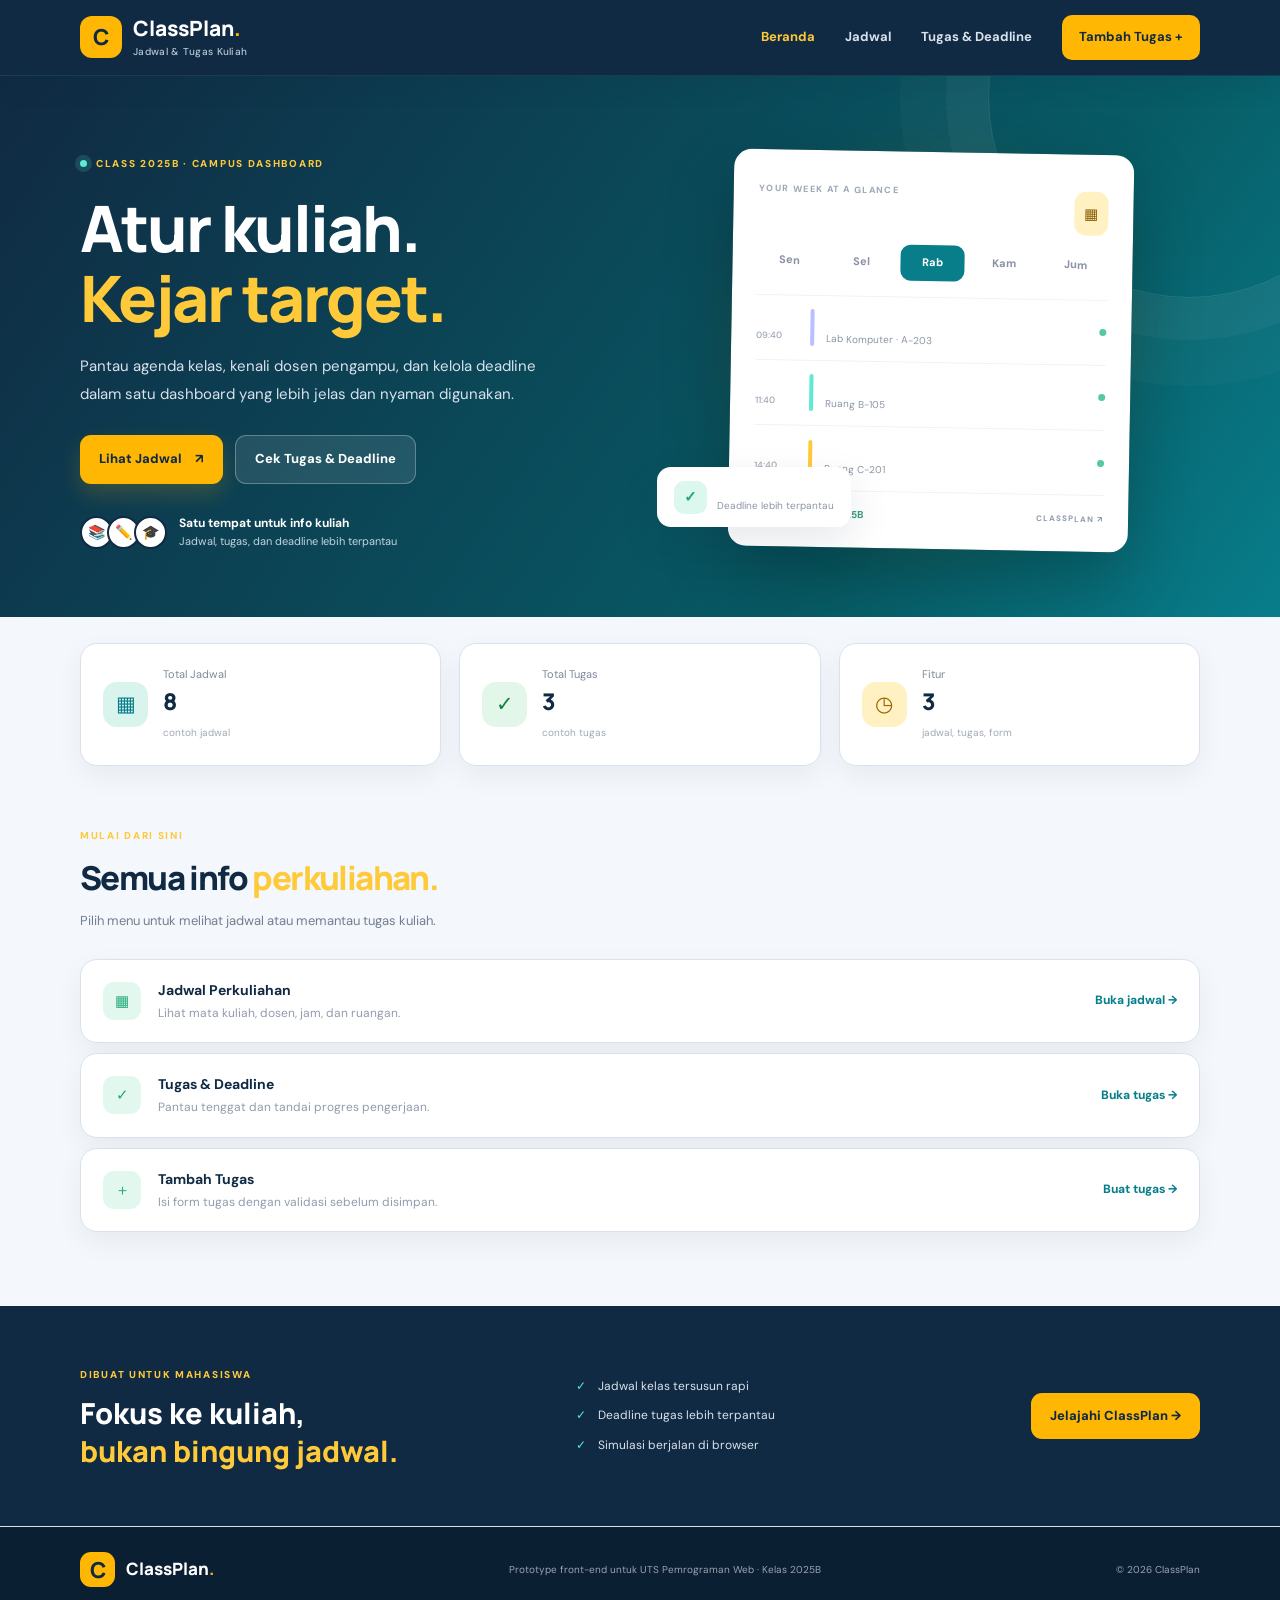
<file: index.html>
<!doctype html>
<html lang="id">
<head>
  <meta charset="utf-8">
  <meta name="viewport" content="width=device-width, initial-scale=1">
  <meta name="description" content="ClassPlan membantu mahasiswa kelas 2025B melihat jadwal, tugas, dan deadline perkuliahan.">
  <title>ClassPlan — Jadwal & Tugas Kuliah</title>
  <link rel="preconnect" href="https://fonts.googleapis.com">
  <link rel="preconnect" href="https://fonts.gstatic.com" crossorigin>
  <link href="https://fonts.googleapis.com/css2?family=DM+Sans:wght@400;500;600;700&family=Manrope:wght@500;600;700;800&display=swap" rel="stylesheet">
  <link rel="stylesheet" href="assets/css/style.css">
</head>
<body>
<header class="site-header">
  <div class="container nav-wrap">
    <a class="brand ajax-link" href="pages/beranda.html" aria-label="ClassPlan beranda"><span class="brand-mark">C</span><span>ClassPlan<span class="brand-dot">.</span><small>Jadwal & Tugas Kuliah</small></span></a>
    <button class="nav-toggle" id="navToggle" aria-label="Buka navigasi" aria-expanded="false">☰</button>
    <nav class="nav-links" id="navLinks">
      <a class="ajax-link active" href="pages/beranda.html">Beranda</a>
      <a class="ajax-link" href="pages/jadwal.html">Jadwal</a>
      <a class="ajax-link" href="pages/tugas.html">Tugas & Deadline</a>
      <a class="ajax-link nav-cta" href="pages/form-tugas.html">Tambah Tugas +</a>
    </nav>
  </div>
</header>
<div id="app-content" aria-live="polite">
  <main class="hero"><div class="container hero-grid"><div class="hero-copy"><span class="eyebrow"><span class="pulse"></span> CLASS 2025B · CAMPUS DASHBOARD</span><h1>Atur kuliah.<br><span>Kejar target.</span></h1><p>Pantau agenda kelas, kenali dosen pengampu, dan kelola deadline dalam satu dashboard yang lebih jelas dan nyaman digunakan.</p><div class="hero-actions"><a class="button button-primary ajax-link" href="pages/jadwal.html">Lihat Jadwal <span>↗</span></a><a class="button button-ghost ajax-link" href="pages/tugas.html">Cek Tugas & Deadline</a></div><div class="hero-proof"><div class="avatar-stack"><span>📚</span><span>✏️</span><span>🎓</span></div><span><strong>Satu tempat untuk info kuliah</strong><small>Jadwal, tugas, dan deadline lebih terpantau</small></span></div></div><div class="hero-visual"><div class="visual-glow"></div><div class="schedule-card"><div class="card-top"><div><span class="mini-label">YOUR WEEK AT A GLANCE</span><h3>Ringkasan Mingguan</h3></div><span class="calendar-icon">▦</span></div><div class="date-strip"><span>Sen</span><span>Sel</span><span class="selected">Rab</span><span>Kam</span><span>Jum</span></div><div class="mini-class"><span class="class-time">08:00<br><small>09:40</small></span><span class="class-color color-lilac"></span><span class="class-info"><strong>Pemrograman Web</strong><small>Lab Komputer · A-203</small></span><span class="class-dot"></span></div><div class="mini-class"><span class="class-time">10:00<br><small>11:40</small></span><span class="class-color color-mint"></span><span class="class-info"><strong>Basis Data</strong><small>Ruang B-105</small></span><span class="class-dot"></span></div><div class="mini-class"><span class="class-time">13:00<br><small>14:40</small></span><span class="class-color color-peach"></span><span class="class-info"><strong>Analisis Sistem</strong><small>Ruang C-201</small></span><span class="class-dot"></span></div><div class="card-bottom"><span class="status-pill"><i></i> Jadwal kelas 2025B</span><span class="week-label">CLASSPLAN ↗</span></div></div><div class="floating-note"><span class="note-icon">✓</span><span><strong>Stay on track!</strong><small>Deadline lebih terpantau</small></span></div></div></div></main>
<section class="container stats-row"><article class="stat-card"><span class="stat-icon icon-blue">▦</span><div><p>Total Jadwal</p><strong id="statJadwal">8</strong><small>contoh jadwal</small></div></article><article class="stat-card"><span class="stat-icon icon-green">✓</span><div><p>Total Tugas</p><strong id="statTugas">3</strong><small>contoh tugas</small></div></article><article class="stat-card"><span class="stat-icon icon-orange">◷</span><div><p>Fitur</p><strong>3</strong><small>jadwal, tugas, form</small></div></article></section>
<section class="container home-content"><div class="section-heading"><div><span class="eyebrow">MULAI DARI SINI</span><h2>Semua info <span>perkuliahan.</span></h2><p>Pilih menu untuk melihat jadwal atau memantau tugas kuliah.</p></div></div><div class="today-list"><article class="today-item"><div class="task-mini-icon">▦</div><div class="today-main"><h3>Jadwal Perkuliahan</h3><p>Lihat mata kuliah, dosen, jam, dan ruangan.</p></div><a class="text-link ajax-link" href="pages/jadwal.html">Buka jadwal →</a></article><article class="today-item"><div class="task-mini-icon">✓</div><div class="today-main"><h3>Tugas & Deadline</h3><p>Pantau tenggat dan tandai progres pengerjaan.</p></div><a class="text-link ajax-link" href="pages/tugas.html">Buka tugas →</a></article><article class="today-item"><div class="task-mini-icon">＋</div><div class="today-main"><h3>Tambah Tugas</h3><p>Isi form tugas dengan validasi sebelum disimpan.</p></div><a class="text-link ajax-link" href="pages/form-tugas.html">Buat tugas →</a></article></div></section>
<section class="feature-band"><div class="container feature-grid"><div><span class="eyebrow">DIBUAT UNTUK MAHASISWA</span><h2>Fokus ke kuliah,<br><span>bukan bingung jadwal.</span></h2></div><div class="feature-points"><p><span>✓</span> Jadwal kelas tersusun rapi</p><p><span>✓</span> Deadline tugas lebih terpantau</p><p><span>✓</span> Simulasi berjalan di browser</p></div><a class="button button-light ajax-link" href="pages/jadwal.html">Jelajahi ClassPlan →</a></div></section>
</div>
<footer class="site-footer"><div class="container footer-inner"><a class="brand footer-brand ajax-link" href="pages/beranda.html"><span class="brand-mark">C</span><span>ClassPlan<span class="brand-dot">.</span></span></a><p>Prototype front-end untuk UTS Pemrograman Web · Kelas 2025B</p><span>© 2026 ClassPlan</span></div></footer>
<script src="https://code.jquery.com/jquery-3.7.1.min.js"></script>
<script src="assets/js/app.js"></script>
</body>
</html>
</file>
<file: assets/css/style.css>
:root{--ink:#17223b;--muted:#718096;--paper:#f7f8f5;--white:#fff;--blue:#4169e1;--blue-dark:#2c4fc1;--line:#e8ebf1;--mint:#dff6ec;--radius:20px;--shadow:0 18px 50px rgba(31,45,75,.08)}*{box-sizing:border-box}html{scroll-behavior:smooth}body{margin:0;background:var(--paper);color:var(--ink);font-family:'DM Sans',sans-serif;font-size:15px;line-height:1.6}a{color:inherit;text-decoration:none}button,input,select{font:inherit}.container{width:min(1120px,calc(100% - 44px));margin-inline:auto}.site-header{height:82px;background:rgba(255,255,255,.9);border-bottom:1px solid #edf0f3;display:flex;align-items:center;position:sticky;top:0;z-index:20;backdrop-filter:blur(12px)}.nav-wrap,.nav-links,.brand{display:flex;align-items:center}.nav-wrap{justify-content:space-between}.brand{gap:11px;font-family:Manrope,sans-serif;font-size:21px;font-weight:800;line-height:1.1}.brand-mark{width:42px;height:42px;border-radius:14px;background:var(--blue);color:white;display:grid;place-items:center;font-size:22px;box-shadow:0 7px 16px #4169e133}.brand-dot{color:var(--blue)}.brand small{display:block;color:#8490a3;font:500 10px 'DM Sans',sans-serif;letter-spacing:.3px;margin-top:5px}.nav-links{gap:30px;color:#677187;font-size:13px;font-weight:700}.nav-links a{transition:.2s}.nav-links a:hover,.nav-links a.active{color:var(--blue)}.nav-links .nav-cta{padding:12px 17px;border-radius:12px;background:#edf1ff;color:var(--blue)}.nav-toggle{display:none;border:0;background:transparent;font-size:25px;color:var(--ink)}.hero{padding:68px 0 48px;background:radial-gradient(ellipse at 80% 30%,#e5ebff 0,transparent 35%),linear-gradient(135deg,#f9faf8,#f3f6ff)}.hero-grid{display:grid;grid-template-columns:1fr 1fr;align-items:center;gap:54px}.eyebrow{display:inline-flex;align-items:center;gap:9px;color:var(--blue);font-size:10px;font-weight:800;letter-spacing:1.7px}.pulse{width:7px;height:7px;border-radius:50%;background:#41bd92;box-shadow:0 0 0 5px #41bd921e}.hero h1,.page-heading h1{font:800 clamp(42px,5.5vw,65px)/1.1 Manrope,sans-serif;letter-spacing:-2.7px;margin:19px 0}.hero h1 span,.section-heading h2 span,.page-heading h1 span,.feature-band h2 span{color:var(--blue)}.hero-copy>p,.page-heading p,.section-heading p{max-width:485px;color:#737e92;line-height:1.85;font-size:15px}.hero-actions{display:flex;gap:12px;flex-wrap:wrap;margin:27px 0 30px}.button{border:0;display:inline-flex;justify-content:center;align-items:center;gap:13px;border-radius:12px;padding:13px 19px;font-size:13px;font-weight:800;cursor:pointer;transition:transform .2s,background .2s}.button:hover{transform:translateY(-2px)}.button-primary{background:var(--blue);color:white;box-shadow:0 9px 20px #4169e12a}.button-primary:hover{background:var(--blue-dark)}.button-ghost{background:white;color:var(--ink);border:1px solid var(--line)}.button-light{background:white;color:var(--blue)}.hero-proof{display:flex;align-items:center;gap:12px}.avatar-stack{display:flex}.avatar-stack span{width:33px;height:33px;border:2px solid white;background:#e6ebff;border-radius:50%;display:grid;place-items:center;margin-left:-6px;font-size:14px}.avatar-stack span:first-child{margin-left:0}.hero-proof strong,.hero-proof small{display:block}.hero-proof strong{font-size:12px}.hero-proof small{color:#8b95a7;font-size:11px}.hero-visual{position:relative;min-height:390px;display:grid;place-items:center}.visual-glow{position:absolute;width:340px;height:340px;border-radius:50%;background:#dfe7ff;filter:blur(1px)}.schedule-card{z-index:1;position:relative;width:min(100%,400px);padding:24px;background:white;border:1px solid #f0f1f7;border-radius:23px;box-shadow:0 28px 65px #283c701b;transform:rotate(1deg)}.card-top{display:flex;justify-content:space-between;align-items:center}.mini-label{font-size:9px;font-weight:800;letter-spacing:1.4px;color:#a0a9b9}.card-top h3{font:800 18px Manrope,sans-serif;margin:5px 0 15px}.calendar-icon{background:#eef2ff;color:var(--blue);padding:10px;border-radius:12px}.date-strip{display:grid;grid-template-columns:repeat(5,1fr);gap:7px;margin-bottom:16px}.date-strip span{text-align:center;padding:9px 0;border-radius:10px;color:#8992a4;font-size:11px;font-weight:700}.date-strip .selected{background:var(--blue);color:white}.mini-class{display:grid;grid-template-columns:42px 4px 1fr 7px;align-items:center;gap:12px;padding:13px 0;border-top:1px solid #f0f2f6}.class-time{font-size:11px;font-weight:800;line-height:1.4}.class-time small{font-weight:500;color:#9ba4b3}.class-color{height:37px;border-radius:4px}.color-lilac{background:#8b9cff}.color-mint{background:#58c9a4}.color-peach{background:#ffb17d}.class-info strong,.class-info small{display:block}.class-info strong{font-size:12px}.class-info small{font-size:10px;color:#8b95a7;margin-top:3px}.class-dot{height:7px;width:7px;border-radius:50%;background:#54c9a3}.card-bottom{border-top:1px solid #f0f2f6;padding-top:15px;display:flex;justify-content:space-between;align-items:center}.status-pill{font-size:10px;color:#369b7a;font-weight:700}.status-pill i,.live-indicator i{display:inline-block;width:6px;height:6px;border-radius:50%;background:#43c39b;margin-right:5px}.week-label{font-size:8px;font-weight:800;letter-spacing:1px;color:#929caf}.floating-note{position:absolute;z-index:2;bottom:22px;left:-4px;display:flex;align-items:center;gap:10px;padding:13px 17px;background:white;border-radius:14px;box-shadow:var(--shadow)}.note-icon{width:33px;height:33px;border-radius:10px;background:#dcf7ed;color:#20a879;display:grid;place-items:center;font-weight:900}.floating-note strong,.floating-note small{display:block}.floating-note strong{font-size:11px}.floating-note small{font-size:10px;color:#8b95a7}.stats-row{display:grid;grid-template-columns:repeat(3,1fr);gap:18px;margin-top:25px}.stat-card{background:white;border:1px solid #edf0f4;border-radius:17px;padding:22px;display:flex;align-items:center;gap:15px}.stat-icon{width:45px;height:45px;border-radius:14px;display:grid;place-items:center;font-size:21px}.icon-blue{background:#edf1ff;color:#4169e1}.icon-green{background:#e2f8ee;color:#20a879}.icon-orange{background:#fff0e3;color:#ee9855}.stat-card p{margin:0;color:#7f899b;font-size:11px}.stat-card strong{display:block;font:800 23px Manrope,sans-serif;margin:2px 0}.stat-card small{color:#a0a8b6;font-size:10px}.home-content{padding-top:72px;padding-bottom:72px}.section-heading,.page-heading{display:flex;align-items:flex-end;justify-content:space-between;gap:20px;margin-bottom:25px}.section-heading h2{font:800 33px Manrope,sans-serif;letter-spacing:-1px;margin:9px 0}.section-heading p{font-size:13px;margin:0}.text-link{color:var(--blue);font-weight:800;font-size:12px;white-space:nowrap}.text-link span{margin-left:8px}.today-list{display:grid;gap:10px}.today-item{display:flex;align-items:center;gap:17px;background:white;border:1px solid #edf0f4;border-radius:15px;padding:16px 20px}.time-box{width:64px;flex-shrink:0;font-weight:800;font-size:14px}.time-box small{display:block;color:#929bad;font-size:11px;font-weight:500}.today-main{flex:1}.today-main h3{font-size:14px;margin:0 0 3px}.today-main p{font-size:12px;color:#929bad;margin:0}.today-meta{display:flex;align-items:center;gap:18px;color:#7e899d;font-size:11px}.class-chip{display:inline-block;padding:5px 9px;background:#edf1ff;color:#4a65c8;border-radius:7px;font-size:10px;font-weight:800;white-space:nowrap}.empty-state{text-align:center;padding:42px 20px;background:white;border:1px solid var(--line);border-radius:18px}.empty-symbol{font-size:30px;color:var(--blue)}.empty-state h3{margin:10px 0 4px;font:800 18px Manrope,sans-serif}.empty-state p{color:#7e899d;font-size:13px;margin:0 0 20px}.feature-band{background:#17223b;color:white;padding:46px 0}.feature-grid{display:grid;grid-template-columns:1.1fr 1fr auto;align-items:center;gap:35px}.feature-band .eyebrow{color:#9eafff}.feature-band h2{font:800 29px/1.3 Manrope,sans-serif;margin:10px 0 0}.feature-band h2 span{color:#aabaff}.feature-points p{font-size:12px;color:#d4d9e4;margin:10px 0}.feature-points p span{color:#62d6b0;margin-right:9px}.site-footer{background:white;border-top:1px solid var(--line);padding:25px 0}.footer-inner{display:flex;align-items:center;justify-content:space-between;gap:15px}.footer-brand{font-size:17px}.footer-brand .brand-mark{width:35px;height:35px;border-radius:11px}.footer-inner>p,.footer-inner>span{color:#9aa3b1;font-size:10px}.inner-page{padding-top:55px;padding-bottom:75px;min-height:65vh}.page-heading{align-items:center;margin-bottom:28px}.page-heading h1{font-size:43px;letter-spacing:-1.8px;margin:12px 0}.page-heading p{font-size:13px;margin:0}.filter-panel{display:grid;grid-template-columns:1fr 170px 180px;gap:12px;background:white;padding:15px;border:1px solid var(--line);border-radius:17px}.search-field{display:flex;align-items:center;gap:10px;padding:0 13px;border:1px solid #e9edf3;border-radius:11px;color:#8d98aa}.search-field>span{font-size:22px}.search-field input{border:0;outline:0;width:100%;min-width:0;color:var(--ink);font-size:12px;background:transparent}.filter-select{border:1px solid #e9edf3;border-radius:11px;padding:6px 11px;display:flex;flex-direction:column}.filter-select span{font-size:9px;color:#99a2b1;font-weight:700}.filter-select select{border:0;outline:0;background:white;color:var(--ink);font-size:12px;font-weight:700;width:100%}.results-line{display:flex;justify-content:space-between;align-items:center;margin:19px 2px 12px;font-size:11px;color:#7f899b}.live-indicator{font-size:10px;color:#359c7c}.table-card{background:white;border:1px solid var(--line);border-radius:17px;overflow:hidden;min-height:180px}.table-scroll{overflow-x:auto}.schedule-table{width:100%;border-collapse:collapse;min-width:760px}.schedule-table th{text-align:left;padding:16px 18px;background:#f9fafc;color:#909aab;font-size:9px;text-transform:uppercase;letter-spacing:.7px;font-weight:800}.schedule-table td{padding:17px 18px;border-top:1px solid #f0f2f6;font-size:11px;color:#6f7a8e;vertical-align:middle}.schedule-table tbody tr:hover{background:#fafbff}.day-pill{display:block;font-size:11px;color:#26334e;font-weight:800}.time-range{display:block;color:#8d98aa;font-size:10px;margin-top:3px}.subject-name{font-size:12px;color:var(--ink)}.room-label{white-space:nowrap}.loading-state{padding:55px 20px;text-align:center;color:#8994a6;font-size:12px}.spinner{display:inline-block;width:15px;height:15px;border:2px solid #dbe2fb;border-top-color:var(--blue);border-radius:50%;animation:spin .8s linear infinite;vertical-align:middle;margin-right:8px}@keyframes spin{to{transform:rotate(360deg)}}.tip-box{display:flex;align-items:flex-start;gap:12px;background:#eef2ff;border:1px solid #e0e7ff;border-radius:13px;padding:14px 17px;margin-top:20px;color:#61719e;font-size:11px}.tip-box p{margin:0}.tip-box strong{color:#344b99}.form-page{padding-top:48px}.form-layout{display:grid;grid-template-columns:1.5fr .8fr;gap:22px;align-items:start}.schedule-form,.form-aside{background:white;border:1px solid var(--line);border-radius:19px;padding:28px}.form-section-title{display:flex;align-items:center;gap:13px;margin-bottom:22px}.form-section-title>span{display:grid;place-items:center;width:37px;height:37px;background:#edf1ff;color:var(--blue);border-radius:11px;font:800 12px Manrope,sans-serif}.form-section-title h2{font:800 15px Manrope,sans-serif;margin:0}.form-section-title p{font-size:11px;color:#929bad;margin:3px 0 0}.section-gap{margin-top:30px}.form-grid{display:grid;grid-template-columns:1fr 1fr;gap:17px}.form-field{display:flex;flex-direction:column;gap:7px;color:#48546b;font-size:11px;font-weight:800}.form-field-wide{grid-column:1/-1}.form-field input,.form-field select{width:100%;min-width:0;border:1px solid #e3e8f0;border-radius:10px;background:#fff;padding:12px 13px;color:var(--ink);font-size:12px;font-weight:500;outline:none;transition:border .2s,box-shadow .2s}.form-field input:focus,.form-field select:focus{border-color:#8299f1;box-shadow:0 0 0 3px #4169e114}.form-field input::placeholder{color:#b0b7c4}.field-error{min-height:0;color:#d84d5b;font-size:10px;font-weight:600}.form-actions{display:flex;justify-content:flex-end;gap:10px;margin-top:28px;padding-top:20px;border-top:1px solid #eef0f4}.form-alert{background:#fff0f0;border:1px solid #ffd5d5;color:#b43f49;border-radius:10px;padding:12px 14px;margin-bottom:20px;font-size:12px}.form-aside{background:linear-gradient(160deg,#edf1ff,#fff);position:sticky;top:105px}.aside-icon{width:45px;height:45px;border-radius:14px;background:white;color:var(--blue);display:grid;place-items:center;font-size:23px;box-shadow:0 8px 22px #4169e11a}.form-aside h3{font:800 20px/1.4 Manrope,sans-serif;margin:20px 0 10px}.form-aside>p{font-size:12px;color:#78849a;line-height:1.8}.aside-check{display:flex;gap:10px;margin-top:22px;align-items:flex-start}.aside-check>span{display:grid;place-items:center;flex-shrink:0;width:24px;height:24px;border-radius:8px;background:white;color:#27a67c;font-weight:900}.aside-check strong,.aside-check small{display:block}.aside-check strong{font-size:11px}.aside-check small{font-size:10px;color:#8490a3;margin-top:3px;line-height:1.5}
@media(max-width:850px){.hero-grid{gap:25px}.hero h1{font-size:49px}.hero-visual{min-height:350px}.feature-grid{grid-template-columns:1fr 1fr}.feature-grid .button{grid-column:1/-1;justify-self:start}.form-layout{grid-template-columns:1fr}.form-aside{position:static}.filter-panel{grid-template-columns:1fr 1fr}.search-field{grid-column:1/-1;min-height:47px}.stats-row{gap:10px}.stat-card{padding:16px;gap:10px}.stat-icon{width:38px;height:38px}.footer-inner{flex-wrap:wrap}}
@media(max-width:620px){.container{width:min(100% - 30px,1120px)}.site-header{height:70px}.nav-toggle{display:block}.nav-links{display:none;position:absolute;left:15px;right:15px;top:64px;background:white;border:1px solid var(--line);box-shadow:var(--shadow);border-radius:15px;padding:15px;align-items:stretch;gap:5px;flex-direction:column}.nav-links.is-open{display:flex}.nav-links a{padding:11px 12px}.nav-links .nav-cta{margin-top:4px}.hero{padding:45px 0 28px}.hero-grid{grid-template-columns:1fr;gap:15px}.hero h1{font-size:48px;letter-spacing:-2px}.hero-copy>p{font-size:13px}.hero-actions{margin:22px 0}.hero-visual{min-height:340px}.schedule-card{width:min(100%,380px);padding:20px}.floating-note{left:0;bottom:6px}.stats-row{grid-template-columns:1fr;gap:9px;margin-top:15px}.stat-card{padding:14px 17px}.stat-card strong{font-size:20px}.home-content{padding-top:50px;padding-bottom:48px}.section-heading,.page-heading{align-items:flex-start;flex-direction:column}.section-heading h2{font-size:28px}.today-item{gap:12px;padding:13px}.today-meta{display:none}.feature-grid{grid-template-columns:1fr;gap:17px}.feature-band h2{font-size:26px}.feature-grid .button{grid-column:auto}.footer-inner{align-items:flex-start;flex-direction:column;gap:10px}.footer-inner>p{margin:0}.inner-page{padding-top:38px;padding-bottom:50px}.page-heading h1{font-size:35px;letter-spacing:-1.2px}.page-heading .button{width:100%}.filter-panel{grid-template-columns:1fr;padding:11px}.search-field{grid-column:auto;min-height:46px}.filter-select{min-height:55px}.results-line{margin-top:15px}.schedule-form,.form-aside{padding:20px}.form-grid{grid-template-columns:1fr;gap:13px}.form-field-wide{grid-column:auto}.form-actions .button{flex:1;padding:12px 9px}.form-aside h3{font-size:18px}.tip-box{font-size:10px}.brand{font-size:19px}.brand-mark{width:38px;height:38px}}

/* ClassPlan proposal features */
.auth-page{display:grid;place-items:center;padding-top:45px;padding-bottom:60px}.auth-card{width:min(100%,480px);background:#fff;border:1px solid var(--line);border-radius:22px;padding:34px;box-shadow:var(--shadow)}.auth-emblem{display:grid;place-items:center;width:48px;height:48px;background:var(--blue);color:#fff;border-radius:15px;font:800 24px Manrope,sans-serif;margin-bottom:22px}.auth-card h1{font:800 30px/1.2 Manrope,sans-serif;letter-spacing:-1px;margin:10px 0}.auth-card h1 span{color:var(--blue)}.auth-intro{font-size:13px;color:#7c879a;line-height:1.8;margin-bottom:22px}.auth-form{padding:0;border:0;display:grid;gap:16px}.auth-form .button{width:100%;margin-top:5px}.demo-credentials{margin-top:22px;background:#f5f7ff;border-radius:12px;padding:14px 16px;font-size:11px;color:#66728b}.demo-credentials strong{display:block;color:#253454;margin-bottom:5px}.demo-credentials p{margin:4px 0}.demo-credentials code{font-size:10px;color:#4169e1}.flash-message{padding:13px 16px;border-radius:11px;margin:15px 0;font-size:12px}.flash-message.success{background:#e7f8ef;color:#21845f;border:1px solid #c9f0dc}.flash-message.error{background:#fff0f0;color:#b43f49;border:1px solid #ffd5d5}.task-grid{display:grid;grid-template-columns:repeat(2,minmax(0,1fr));gap:16px}.task-card{background:#fff;border:1px solid var(--line);border-radius:17px;padding:21px;box-shadow:0 8px 22px rgba(31,45,75,.025)}.task-card-top{display:flex;justify-content:space-between;align-items:center;gap:10px}.task-course{font-size:10px;font-weight:800;color:var(--blue);background:#edf1ff;border-radius:7px;padding:6px 9px}.task-status{font-size:9px;font-weight:800;border-radius:7px;padding:6px 8px;white-space:nowrap}.status-todo{background:#fff0e3;color:#bd7839}.status-progress{background:#edf1ff;color:#4169e1}.status-done{background:#e1f8ed;color:#21845f}.task-card h2{font:800 17px/1.4 Manrope,sans-serif;margin:18px 0 7px}.task-card>p{font-size:12px;color:#808b9d;line-height:1.75;min-height:40px}.deadline-row{display:flex;justify-content:space-between;gap:10px;padding:13px 0;border-top:1px solid #eef0f4;border-bottom:1px solid #eef0f4;font-size:11px;color:#7c879a}.deadline-row strong{color:#26334e}.deadline-row strong.overdue{color:#d84d5b}.task-actions{display:flex;align-items:center;justify-content:space-between;gap:8px;flex-wrap:wrap;margin-top:14px}.task-actions .button{padding:9px 12px;font-size:10px}.task-actions form{display:flex;gap:5px;align-items:center}.task-actions select{max-width:160px;border:1px solid #e4e9f1;border-radius:8px;padding:8px 7px;font-size:10px;color:#536078;background:#fff}.small-submit{border:0;border-radius:8px;padding:8px 9px;background:var(--blue);color:white;font-size:10px;font-weight:800;cursor:pointer}.muted-small{font-size:10px;color:#9aa3b1}.form-field textarea{width:100%;resize:vertical;border:1px solid #e3e8f0;border-radius:10px;background:#fff;padding:12px 13px;color:var(--ink);font-size:12px;font-family:inherit;outline:none}.form-field textarea:focus{border-color:#8299f1;box-shadow:0 0 0 3px #4169e114}.form-field small{font-size:10px;color:#929bad;font-weight:500}.task-mini-icon{width:38px;height:38px;border-radius:11px;display:grid;place-items:center;background:#e2f8ee;color:#20a879}.change-note{display:block;color:#d28b43;font-size:9px;margin-top:4px}.upcoming-section{padding-top:0}
@media(max-width:700px){.task-grid{grid-template-columns:1fr}.auth-card{padding:25px 20px}.auth-card h1{font-size:26px}.task-actions{align-items:flex-start}.task-actions form{width:100%;flex-wrap:wrap}.task-actions select{flex:1;max-width:none}}


/* CLASSPLAN REDESIGN V2 — visual refresh */
:root{--ink:#102a43;--muted:#627d98;--paper:#f4f7fb;--white:#fff;--blue:#087e8b;--blue-dark:#075c66;--line:#d9e2ec;--mint:#d9f3ed;--radius:22px;--shadow:0 16px 42px rgba(16,42,67,.10)}
body{background:#f4f7fb;color:#102a43;font-family:'DM Sans',sans-serif}
.site-header{height:76px;background:#102a43;border-bottom:1px solid #183b56;color:#fff;box-shadow:0 8px 26px rgba(16,42,67,.12)}
.brand{color:#fff}.brand-mark{background:#ffb703;color:#102a43;border-radius:12px;box-shadow:none}.brand-dot{color:#ffb703}.brand small{color:#b8c9d9}.nav-links{color:#d9e2ec}.nav-links a:hover,.nav-links a.active{color:#ffca3a}.nav-links .nav-cta{background:#ffb703;color:#102a43;border-radius:10px}
.hero{position:relative;overflow:hidden;background:linear-gradient(125deg,#102a43 0%,#075c66 72%,#087e8b 100%);color:#fff;padding:74px 0 66px}.hero:after{content:'';position:absolute;width:400px;height:400px;border:1px solid rgba(255,255,255,.12);border-radius:50%;right:-110px;top:-180px;box-shadow:0 0 0 42px rgba(255,255,255,.035),0 0 0 88px rgba(255,255,255,.025);pointer-events:none}.hero-grid{position:relative;z-index:1;gap:42px}.eyebrow{color:#ffca3a}.pulse{background:#5eead4;box-shadow:0 0 0 5px rgba(94,234,212,.15)}.hero h1{font-size:clamp(42px,5.3vw,64px);letter-spacing:-2px;color:#fff}.hero h1 span,.section-heading h2 span,.page-heading h1 span,.feature-band h2 span{color:#ffca3a}.hero-copy>p{color:#d9e2ec}.button{border-radius:11px}.button-primary{background:#ffb703;color:#102a43;box-shadow:0 10px 22px rgba(255,183,3,.18)}.button-primary:hover{background:#ffd166;transform:translateY(-1px)}.button-ghost{background:rgba(255,255,255,.1);border:1px solid rgba(255,255,255,.28);color:#fff}.hero-proof{color:#fff}.hero-proof small{color:#c4d4e0}.avatar-stack span{border-color:#102a43;background:#fff}
.hero-visual .visual-glow{background:#ffb703;opacity:.14;filter:blur(40px)}.schedule-card{border:1px solid rgba(255,255,255,.55);border-radius:18px;box-shadow:0 28px 70px rgba(0,0,0,.24);transform:rotate(1deg)}.calendar-icon{background:#fff1c2;color:#8a5b00}.date-strip .selected{background:#087e8b}.class-color.color-lilac{background:#b8c0ff}.class-color.color-mint{background:#5eead4}.class-color.color-peach{background:#ffca3a}.floating-note{border-radius:14px}.stats-row{margin-top:26px}.stat-card,.table-card,.filter-panel,.today-item,.empty-state,.schedule-form,.task-card{border:1px solid #d9e2ec;box-shadow:0 10px 28px rgba(16,42,67,.055);border-radius:17px}.stat-icon.icon-blue{background:#d9f3ed;color:#087e8b}.stat-icon.icon-green{background:#e2f6e9;color:#16803c}.stat-icon.icon-orange{background:#fff1c2;color:#986700}.home-content{padding-top:56px;padding-bottom:20px}.section-heading h2,.page-heading h1{letter-spacing:-1.6px}.today-item{background:#fff;padding:19px 22px}.time-box{background:#e0f2f1;color:#075c66;border-radius:10px}.class-chip,.day-pill{background:#d9f3ed;color:#075c66;border-radius:8px}.feature-band{margin-top:54px;background:#102a43;color:#fff;padding:55px 0}.feature-band .eyebrow{color:#ffca3a}.feature-points p{color:#d9e2ec}.feature-points p span{color:#5eead4}.button-light{background:#ffb703;color:#102a43;border-radius:11px}
.inner-page{padding-top:48px;padding-bottom:70px}.page-heading{margin-bottom:28px}.page-heading h1{font-size:clamp(36px,4.5vw,52px)}.page-heading p{color:#627d98}.filter-panel{background:#fff;padding:16px;gap:14px}.search-field input,.filter-select select,.form-field input,.form-field select,.form-field textarea{border:1px solid #d9e2ec;border-radius:10px;background:#f8fafc}.search-field input:focus,.filter-select select:focus,.form-field input:focus,.form-field select:focus,.form-field textarea:focus{outline:3px solid rgba(8,126,139,.14);border-color:#087e8b}.table-card{overflow:hidden;background:#fff}.schedule-table thead th{background:#102a43;color:#fff;font-size:11px;letter-spacing:.7px;text-transform:uppercase;padding:16px}.schedule-table tbody td{padding:16px;border-bottom:1px solid #eaf0f5}.schedule-table tbody tr:hover{background:#f2fbfa}.subject-name{color:#102a43}.room-label{color:#486581}.tip-box{background:#e5f6f3;border:1px solid #b7e4dc;border-radius:13px}.tip-box strong{color:#075c66}.button-secondary,.text-link{color:#087e8b}.footer,.site-footer{background:#0b1f33;color:#d9e2ec}
@media(max-width:760px){.site-header{height:70px}.nav-links{background:#102a43;border:1px solid #28465e}.hero{padding:50px 0 44px}.hero-grid{gap:28px}.hero h1{letter-spacing:-1.5px}.stats-row{gap:12px}.stat-card{padding:16px}.feature-band{padding:38px 0}}
</file>
